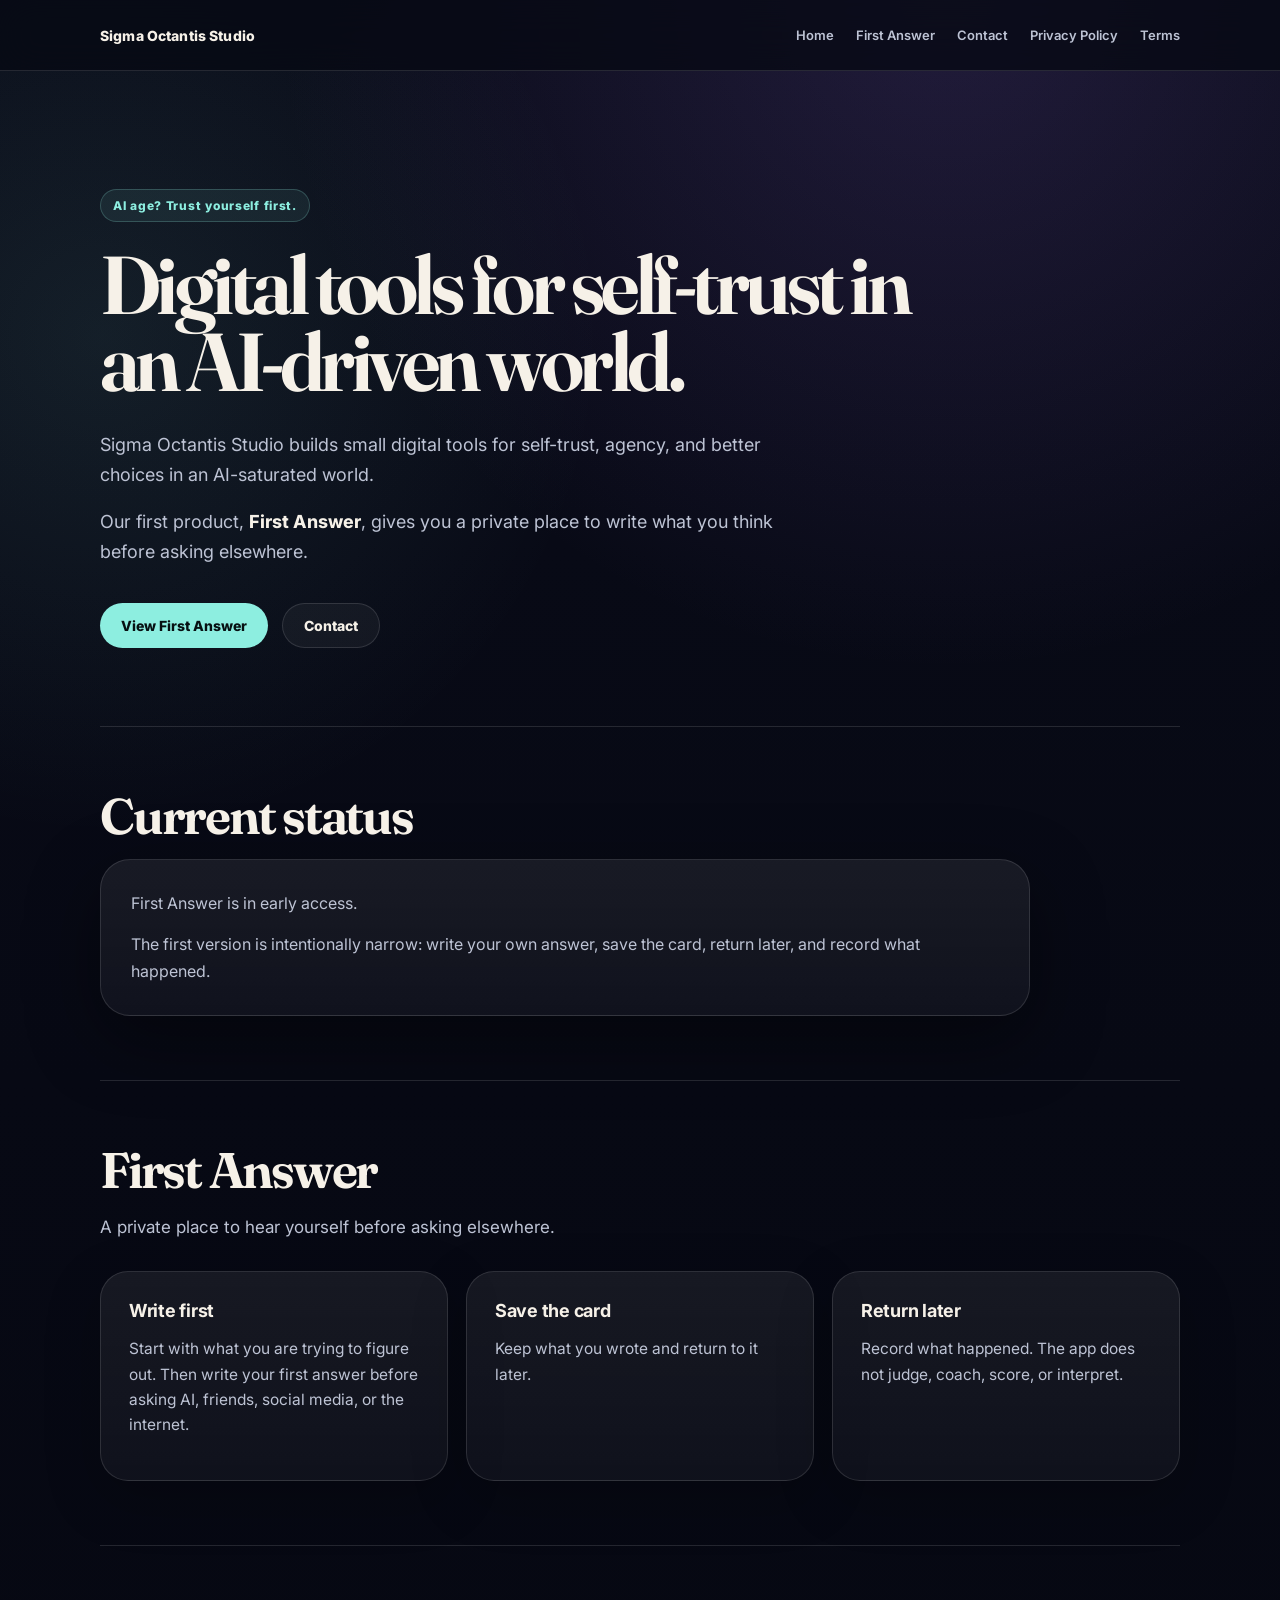
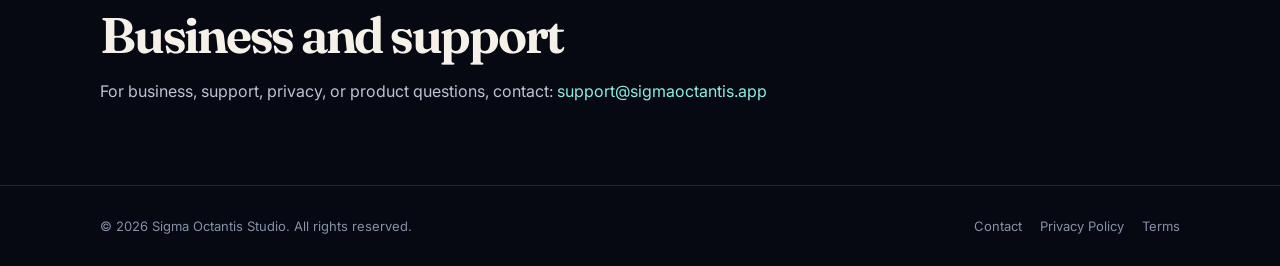
<file: index.html>
<!doctype html>
<html lang="en">
<head>
  <meta charset="UTF-8" />
  <meta name="viewport" content="width=device-width, initial-scale=1.0" />

  <title>Sigma Octantis Studio | Digital tools for self-trust</title>
  <meta
    name="description"
    content="Sigma Octantis Studio builds small digital tools for self-trust, agency, and better choices in an AI-saturated world."
  />

  <link rel="preconnect" href="https://fonts.googleapis.com">
  <link rel="preconnect" href="https://fonts.gstatic.com" crossorigin>
  <link
    href="https://fonts.googleapis.com/css2?family=Fraunces:opsz,wght@9..144,500;9..144,650;9..144,750&family=Inter:wght@400;500;600;700;800&display=swap"
    rel="stylesheet"
  >

  <link rel="stylesheet" href="/styles.css" />
</head>

<body>
  <header class="site-header">
    <nav class="nav">
      <a class="logo" href="/">Sigma Octantis Studio</a>

      <div class="nav-links">
        <a href="/">Home</a>
        <a href="#first-answer">First Answer</a>
        <a href="/contact.html">Contact</a>
        <a href="/privacy.html">Privacy Policy</a>
        <a href="/terms.html">Terms</a>
      </div>
    </nav>
  </header>

  <main>
    <section class="hero">
      <div class="eyebrow">AI age? Trust yourself first.</div>

      <h1>Digital tools for self-trust in an AI-driven world.</h1>

      <p class="hero-copy">
        Sigma Octantis Studio builds small digital tools for self-trust, agency,
        and better choices in an AI-saturated world.
      </p>

      <p class="hero-copy">
        Our first product, <strong>First Answer</strong>, gives you a private
        place to write what you think before asking elsewhere.
      </p>

      <div class="actions">
        <a class="button primary" href="https://first-answer.lovable.app">View First Answer</a>
        <a class="button secondary" href="/contact.html">Contact</a>
      </div>
    </section>

    <section class="section status">
      <h2>Current status</h2>

      <div class="status-box">
        <p>
          First Answer is in early access.
        </p>

        <p>
          The first version is intentionally narrow: write your own answer,
          save the card, return later, and record what happened.
        </p>
      </div>
    </section>

    <section class="section" id="first-answer">
      <h2>First Answer</h2>

      <p class="section-intro">
        A private place to hear yourself before asking elsewhere.
      </p>

      <div class="grid">
        <article class="card">
          <h3>Write first</h3>
          <p>
            Start with what you are trying to figure out. Then write your first
            answer before asking AI, friends, social media, or the internet.
          </p>
        </article>

        <article class="card">
          <h3>Save the card</h3>
          <p>
            Keep what you wrote and return to it later.
          </p>
        </article>

        <article class="card">
          <h3>Return later</h3>
          <p>
            Record what happened. The app does not judge, coach, score, or
            interpret.
          </p>
        </article>
      </div>
    </section>

    <section class="section business">
      <h2>Business and support</h2>

      <p>
        For business, support, privacy, or product questions, contact:
        <a href="mailto:support@sigmaoctantis.app">support@sigmaoctantis.app</a>
      </p>
    </section>
  </main>

  <footer class="site-footer">
    <div class="footer-inner">
      <div>© 2026 Sigma Octantis Studio. All rights reserved.</div>

      <div class="footer-links">
        <a href="/contact.html">Contact</a>
        <a href="/privacy.html">Privacy Policy</a>
        <a href="/terms.html">Terms</a>
      </div>
    </div>
  </footer>
</body>
</html>
</file>
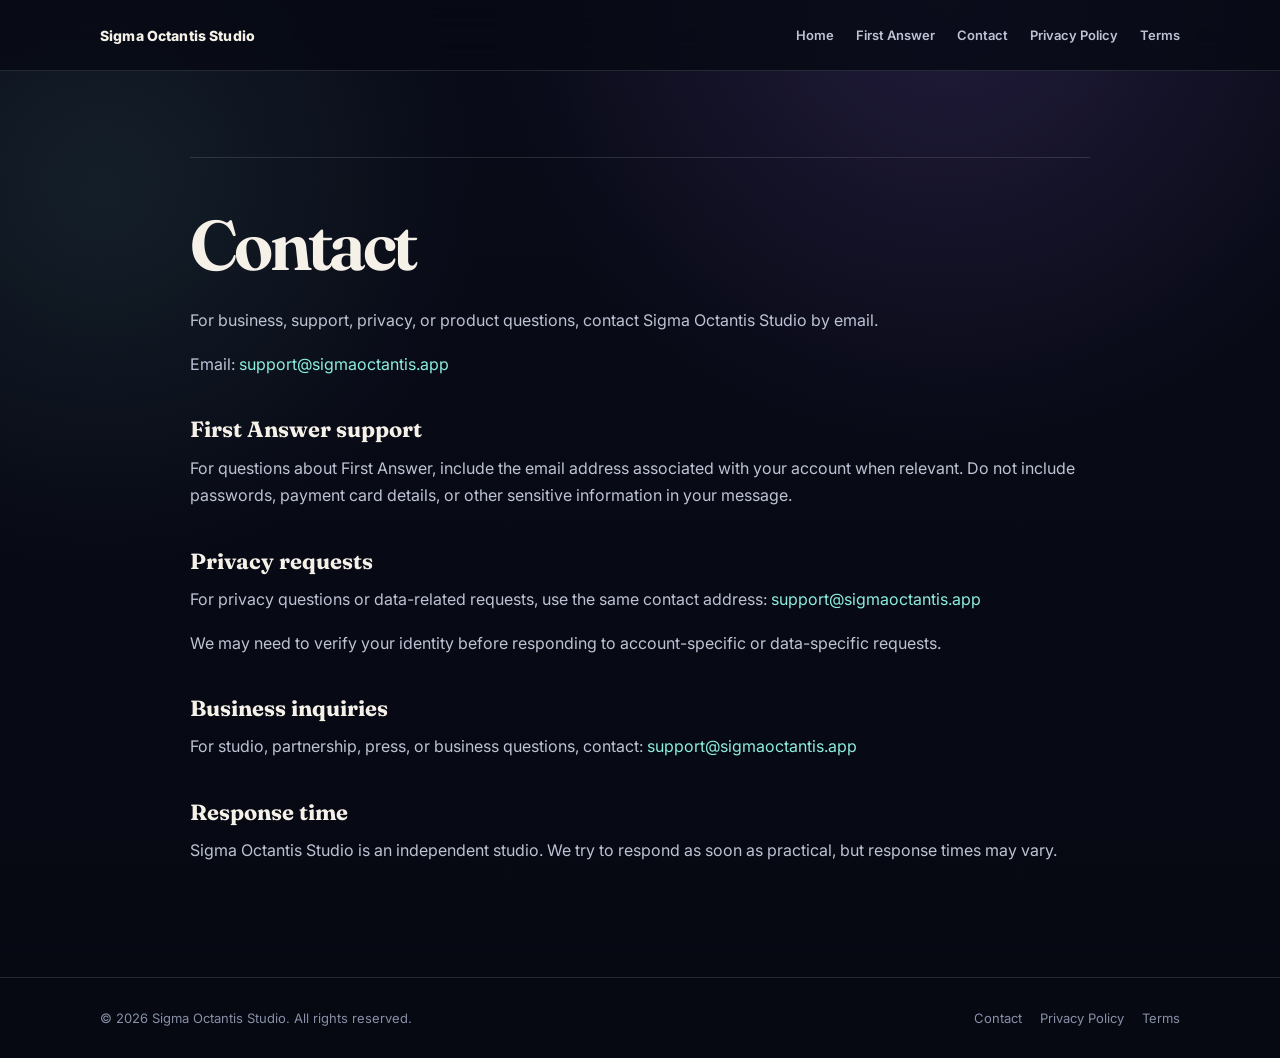
<file: contact.html>
<!doctype html>
<html lang="en">
<head>
  <meta charset="utf-8">
  <meta name="viewport" content="width=device-width, initial-scale=1">
  <title>Contact | Sigma Octantis Studio</title>
  <meta name="description" content="Contact Sigma Octantis Studio for support, privacy, product, or business questions.">

  <link rel="preconnect" href="https://fonts.googleapis.com">
  <link rel="preconnect" href="https://fonts.gstatic.com" crossorigin>
  <link
    href="https://fonts.googleapis.com/css2?family=Fraunces:opsz,wght@9..144,500;9..144,650;9..144,750&family=Inter:wght@400;500;600;700;800&display=swap"
    rel="stylesheet"
  >

  <link rel="stylesheet" href="/styles.css">
</head>

<body>
  <header class="site-header">
    <nav class="nav">
      <a class="logo" href="/">Sigma Octantis Studio</a>

      <div class="nav-links">
        <a href="/">Home</a>
        <a href="/#first-answer">First Answer</a>
        <a href="/contact.html">Contact</a>
        <a href="/privacy.html">Privacy Policy</a>
        <a href="/terms.html">Terms</a>
      </div>
    </nav>
  </header>

  <main class="legal-page">
    <section class="legal-content">
      <h1>Contact</h1>

      <p>
        For business, support, privacy, or product questions, contact Sigma
        Octantis Studio by email.
      </p>

      <p>
        Email:
        <a href="mailto:support@sigmaoctantis.app">support@sigmaoctantis.app</a>
      </p>

      <h2>First Answer support</h2>

      <p>
        For questions about First Answer, include the email address associated
        with your account when relevant. Do not include passwords, payment card
        details, or other sensitive information in your message.
      </p>

      <h2>Privacy requests</h2>

      <p>
        For privacy questions or data-related requests, use the same contact
        address:
        <a href="mailto:support@sigmaoctantis.app">support@sigmaoctantis.app</a>
      </p>

      <p>
        We may need to verify your identity before responding to account-specific
        or data-specific requests.
      </p>

      <h2>Business inquiries</h2>

      <p>
        For studio, partnership, press, or business questions, contact:
        <a href="mailto:support@sigmaoctantis.app">support@sigmaoctantis.app</a>
      </p>

      <h2>Response time</h2>

      <p>
        Sigma Octantis Studio is an independent studio. We try to respond as soon
        as practical, but response times may vary.
      </p>
    </section>
  </main>

  <footer class="site-footer">
    <div class="footer-inner">
      <div>© 2026 Sigma Octantis Studio. All rights reserved.</div>

      <div class="footer-links">
        <a href="/contact.html">Contact</a>
        <a href="/privacy.html">Privacy Policy</a>
        <a href="/terms.html">Terms</a>
      </div>
    </div>
  </footer>
</body>
</html>
</file>
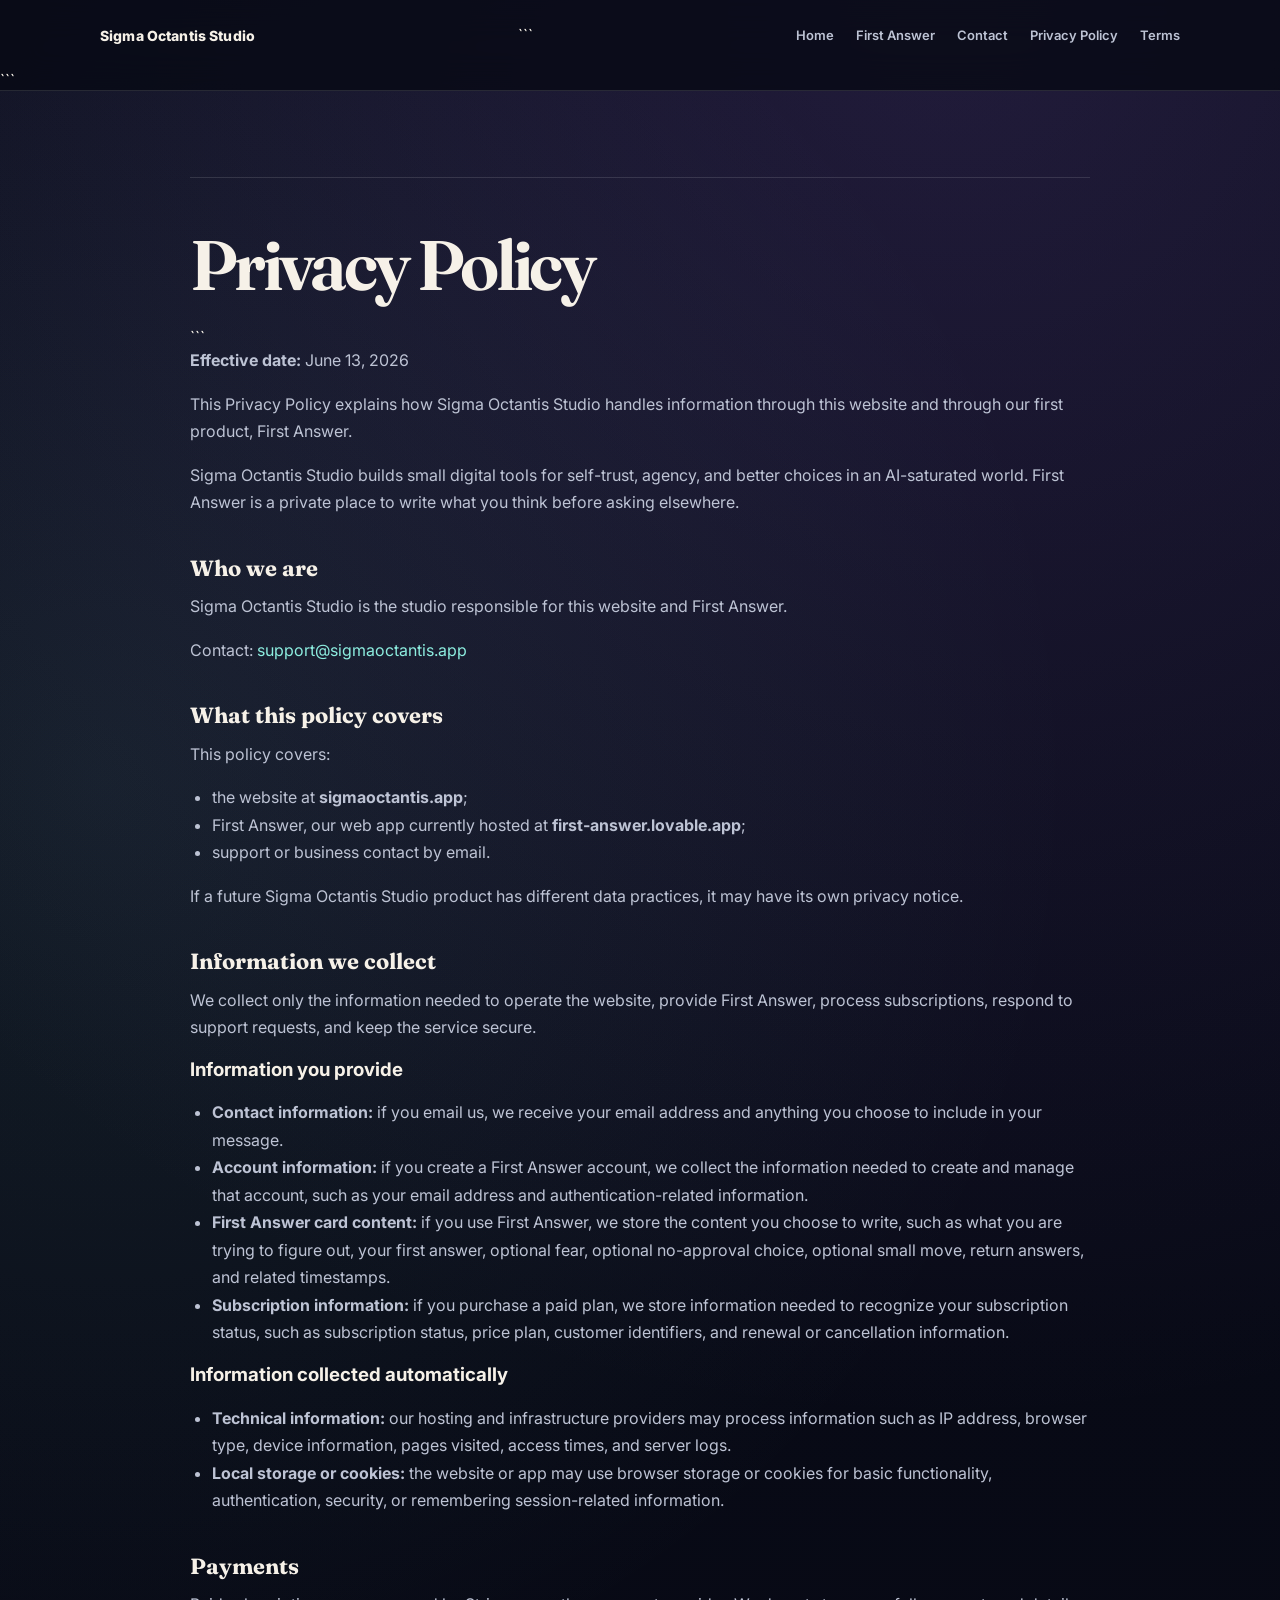
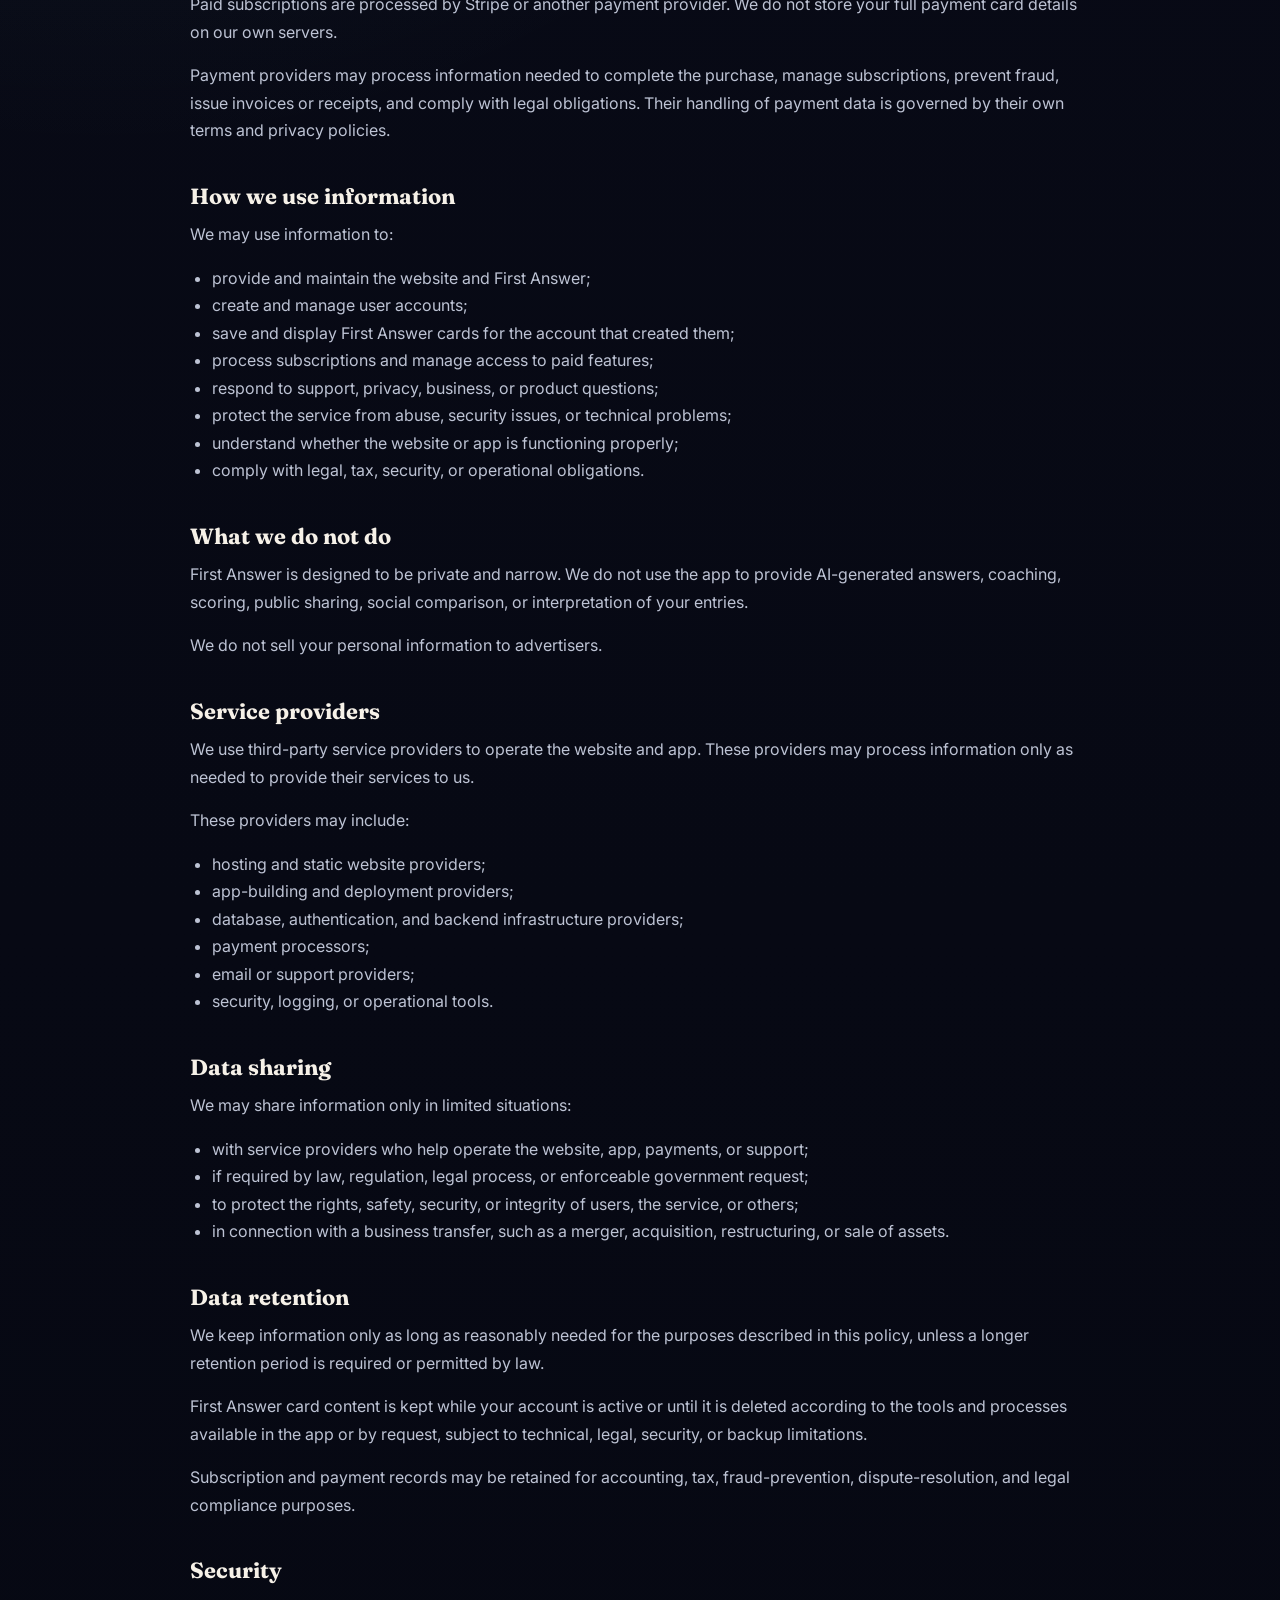
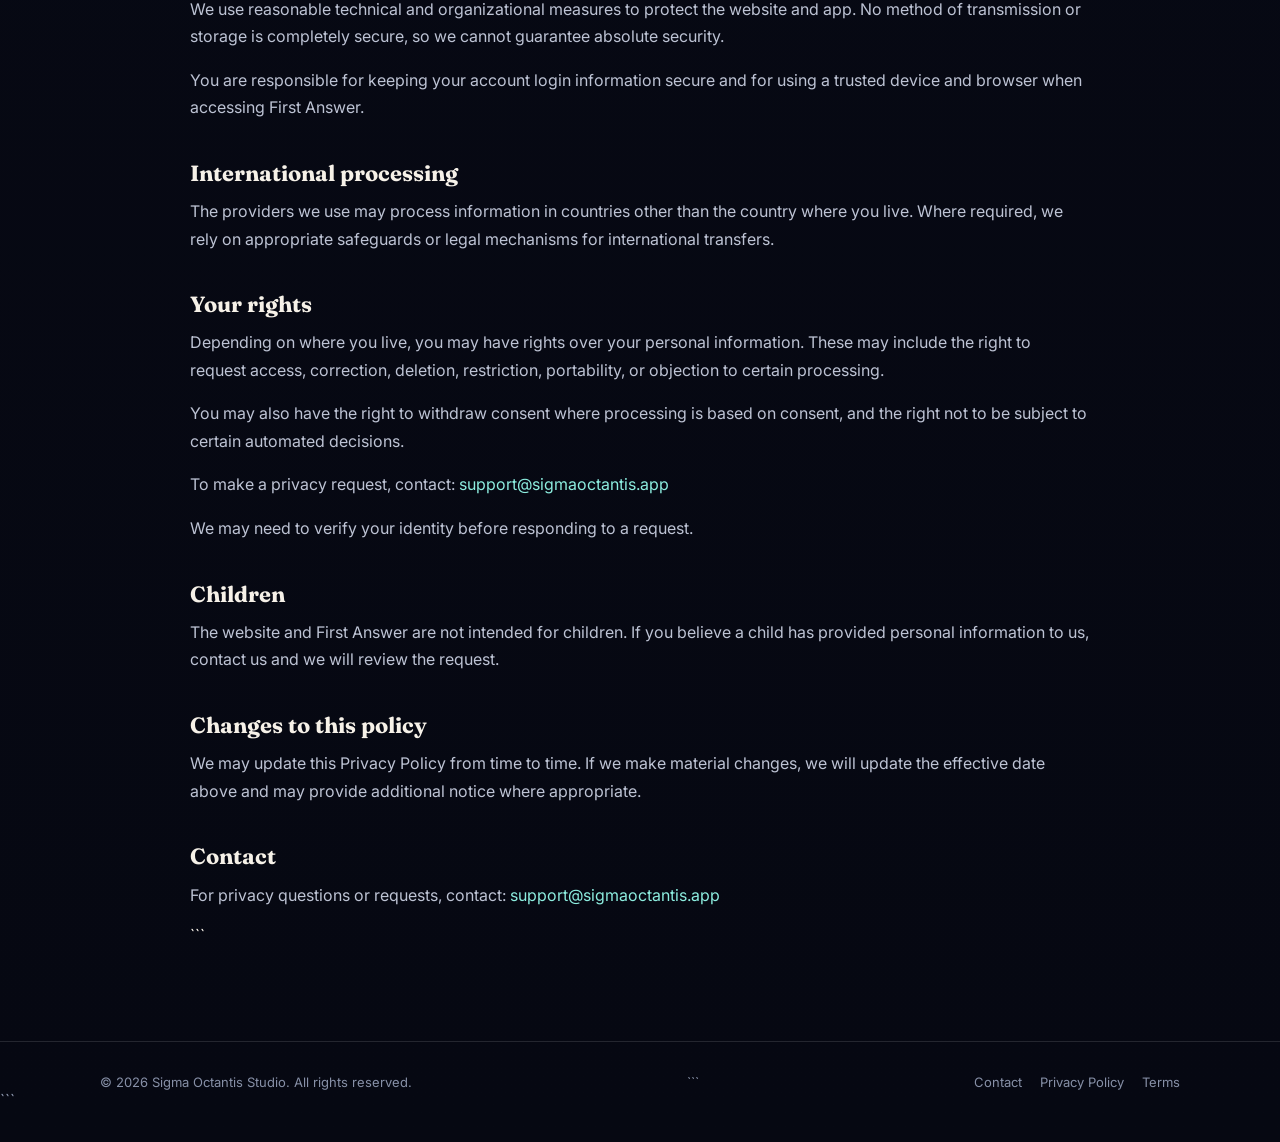
<file: privacy.html>
<!doctype html>

<html lang="en">
<head>
  <meta charset="utf-8">
  <meta name="viewport" content="width=device-width, initial-scale=1">
  <title>Privacy Policy | Sigma Octantis Studio</title>
  <meta name="description" content="Privacy Policy for Sigma Octantis Studio and First Answer.">

  <link rel="preconnect" href="https://fonts.googleapis.com">
  <link rel="preconnect" href="https://fonts.gstatic.com" crossorigin>
  <link
    href="https://fonts.googleapis.com/css2?family=Fraunces:opsz,wght@9..144,500;9..144,650;9..144,750&family=Inter:wght@400;500;600;700;800&display=swap"
    rel="stylesheet"
  >

  <link rel="stylesheet" href="/styles.css">
</head>

<body>
  <header class="site-header">
    <nav class="nav">
      <a class="logo" href="/">Sigma Octantis Studio</a>

```
  <div class="nav-links">
    <a href="/">Home</a>
    <a href="/#first-answer">First Answer</a>
    <a href="/contact.html">Contact</a>
    <a href="/privacy.html">Privacy Policy</a>
    <a href="/terms.html">Terms</a>
  </div>
</nav>
```

  </header>

  <main class="legal-page">
    <section class="legal-content">
      <h1>Privacy Policy</h1>

```
  <p><strong>Effective date:</strong> June 13, 2026</p>

  <p>
    This Privacy Policy explains how Sigma Octantis Studio handles information
    through this website and through our first product, First Answer.
  </p>

  <p>
    Sigma Octantis Studio builds small digital tools for self-trust, agency,
    and better choices in an AI-saturated world. First Answer is a private
    place to write what you think before asking elsewhere.
  </p>

  <h2>Who we are</h2>

  <p>
    Sigma Octantis Studio is the studio responsible for this website and
    First Answer.
  </p>

  <p>
    Contact:
    <a href="mailto:support@sigmaoctantis.app">support@sigmaoctantis.app</a>
  </p>

  <h2>What this policy covers</h2>

  <p>
    This policy covers:
  </p>

  <ul>
    <li>the website at <strong>sigmaoctantis.app</strong>;</li>
    <li>First Answer, our web app currently hosted at <strong>first-answer.lovable.app</strong>;</li>
    <li>support or business contact by email.</li>
  </ul>

  <p>
    If a future Sigma Octantis Studio product has different data practices,
    it may have its own privacy notice.
  </p>

  <h2>Information we collect</h2>

  <p>
    We collect only the information needed to operate the website, provide
    First Answer, process subscriptions, respond to support requests, and
    keep the service secure.
  </p>

  <h3>Information you provide</h3>

  <ul>
    <li>
      <strong>Contact information:</strong> if you email us, we receive your
      email address and anything you choose to include in your message.
    </li>
    <li>
      <strong>Account information:</strong> if you create a First Answer account,
      we collect the information needed to create and manage that account,
      such as your email address and authentication-related information.
    </li>
    <li>
      <strong>First Answer card content:</strong> if you use First Answer, we
      store the content you choose to write, such as what you are trying to
      figure out, your first answer, optional fear, optional no-approval
      choice, optional small move, return answers, and related timestamps.
    </li>
    <li>
      <strong>Subscription information:</strong> if you purchase a paid plan,
      we store information needed to recognize your subscription status, such
      as subscription status, price plan, customer identifiers, and renewal or
      cancellation information.
    </li>
  </ul>

  <h3>Information collected automatically</h3>

  <ul>
    <li>
      <strong>Technical information:</strong> our hosting and infrastructure
      providers may process information such as IP address, browser type,
      device information, pages visited, access times, and server logs.
    </li>
    <li>
      <strong>Local storage or cookies:</strong> the website or app may use
      browser storage or cookies for basic functionality, authentication,
      security, or remembering session-related information.
    </li>
  </ul>

  <h2>Payments</h2>

  <p>
    Paid subscriptions are processed by Stripe or another payment provider.
    We do not store your full payment card details on our own servers.
  </p>

  <p>
    Payment providers may process information needed to complete the purchase,
    manage subscriptions, prevent fraud, issue invoices or receipts, and
    comply with legal obligations. Their handling of payment data is governed
    by their own terms and privacy policies.
  </p>

  <h2>How we use information</h2>

  <p>
    We may use information to:
  </p>

  <ul>
    <li>provide and maintain the website and First Answer;</li>
    <li>create and manage user accounts;</li>
    <li>save and display First Answer cards for the account that created them;</li>
    <li>process subscriptions and manage access to paid features;</li>
    <li>respond to support, privacy, business, or product questions;</li>
    <li>protect the service from abuse, security issues, or technical problems;</li>
    <li>understand whether the website or app is functioning properly;</li>
    <li>comply with legal, tax, security, or operational obligations.</li>
  </ul>

  <h2>What we do not do</h2>

  <p>
    First Answer is designed to be private and narrow. We do not use the app
    to provide AI-generated answers, coaching, scoring, public sharing,
    social comparison, or interpretation of your entries.
  </p>

  <p>
    We do not sell your personal information to advertisers.
  </p>

  <h2>Service providers</h2>

  <p>
    We use third-party service providers to operate the website and app. These
    providers may process information only as needed to provide their services
    to us.
  </p>

  <p>
    These providers may include:
  </p>

  <ul>
    <li>hosting and static website providers;</li>
    <li>app-building and deployment providers;</li>
    <li>database, authentication, and backend infrastructure providers;</li>
    <li>payment processors;</li>
    <li>email or support providers;</li>
    <li>security, logging, or operational tools.</li>
  </ul>

  <h2>Data sharing</h2>

  <p>
    We may share information only in limited situations:
  </p>

  <ul>
    <li>with service providers who help operate the website, app, payments, or support;</li>
    <li>if required by law, regulation, legal process, or enforceable government request;</li>
    <li>to protect the rights, safety, security, or integrity of users, the service, or others;</li>
    <li>in connection with a business transfer, such as a merger, acquisition, restructuring, or sale of assets.</li>
  </ul>

  <h2>Data retention</h2>

  <p>
    We keep information only as long as reasonably needed for the purposes
    described in this policy, unless a longer retention period is required or
    permitted by law.
  </p>

  <p>
    First Answer card content is kept while your account is active or until it
    is deleted according to the tools and processes available in the app or by
    request, subject to technical, legal, security, or backup limitations.
  </p>

  <p>
    Subscription and payment records may be retained for accounting, tax,
    fraud-prevention, dispute-resolution, and legal compliance purposes.
  </p>

  <h2>Security</h2>

  <p>
    We use reasonable technical and organizational measures to protect the
    website and app. No method of transmission or storage is completely secure,
    so we cannot guarantee absolute security.
  </p>

  <p>
    You are responsible for keeping your account login information secure and
    for using a trusted device and browser when accessing First Answer.
  </p>

  <h2>International processing</h2>

  <p>
    The providers we use may process information in countries other than the
    country where you live. Where required, we rely on appropriate safeguards
    or legal mechanisms for international transfers.
  </p>

  <h2>Your rights</h2>

  <p>
    Depending on where you live, you may have rights over your personal
    information. These may include the right to request access, correction,
    deletion, restriction, portability, or objection to certain processing.
  </p>

  <p>
    You may also have the right to withdraw consent where processing is based
    on consent, and the right not to be subject to certain automated decisions.
  </p>

  <p>
    To make a privacy request, contact:
    <a href="mailto:support@sigmaoctantis.app">support@sigmaoctantis.app</a>
  </p>

  <p>
    We may need to verify your identity before responding to a request.
  </p>

  <h2>Children</h2>

  <p>
    The website and First Answer are not intended for children. If you believe
    a child has provided personal information to us, contact us and we will
    review the request.
  </p>

  <h2>Changes to this policy</h2>

  <p>
    We may update this Privacy Policy from time to time. If we make material
    changes, we will update the effective date above and may provide additional
    notice where appropriate.
  </p>

  <h2>Contact</h2>

  <p>
    For privacy questions or requests, contact:
    <a href="mailto:support@sigmaoctantis.app">support@sigmaoctantis.app</a>
  </p>
</section>
```

  </main>

  <footer class="site-footer">
    <div class="footer-inner">
      <div>© 2026 Sigma Octantis Studio. All rights reserved.</div>

```
  <div class="footer-links">
    <a href="/contact.html">Contact</a>
    <a href="/privacy.html">Privacy Policy</a>
    <a href="/terms.html">Terms</a>
  </div>
</div>
```

  </footer>
</body>
</html>
</file>
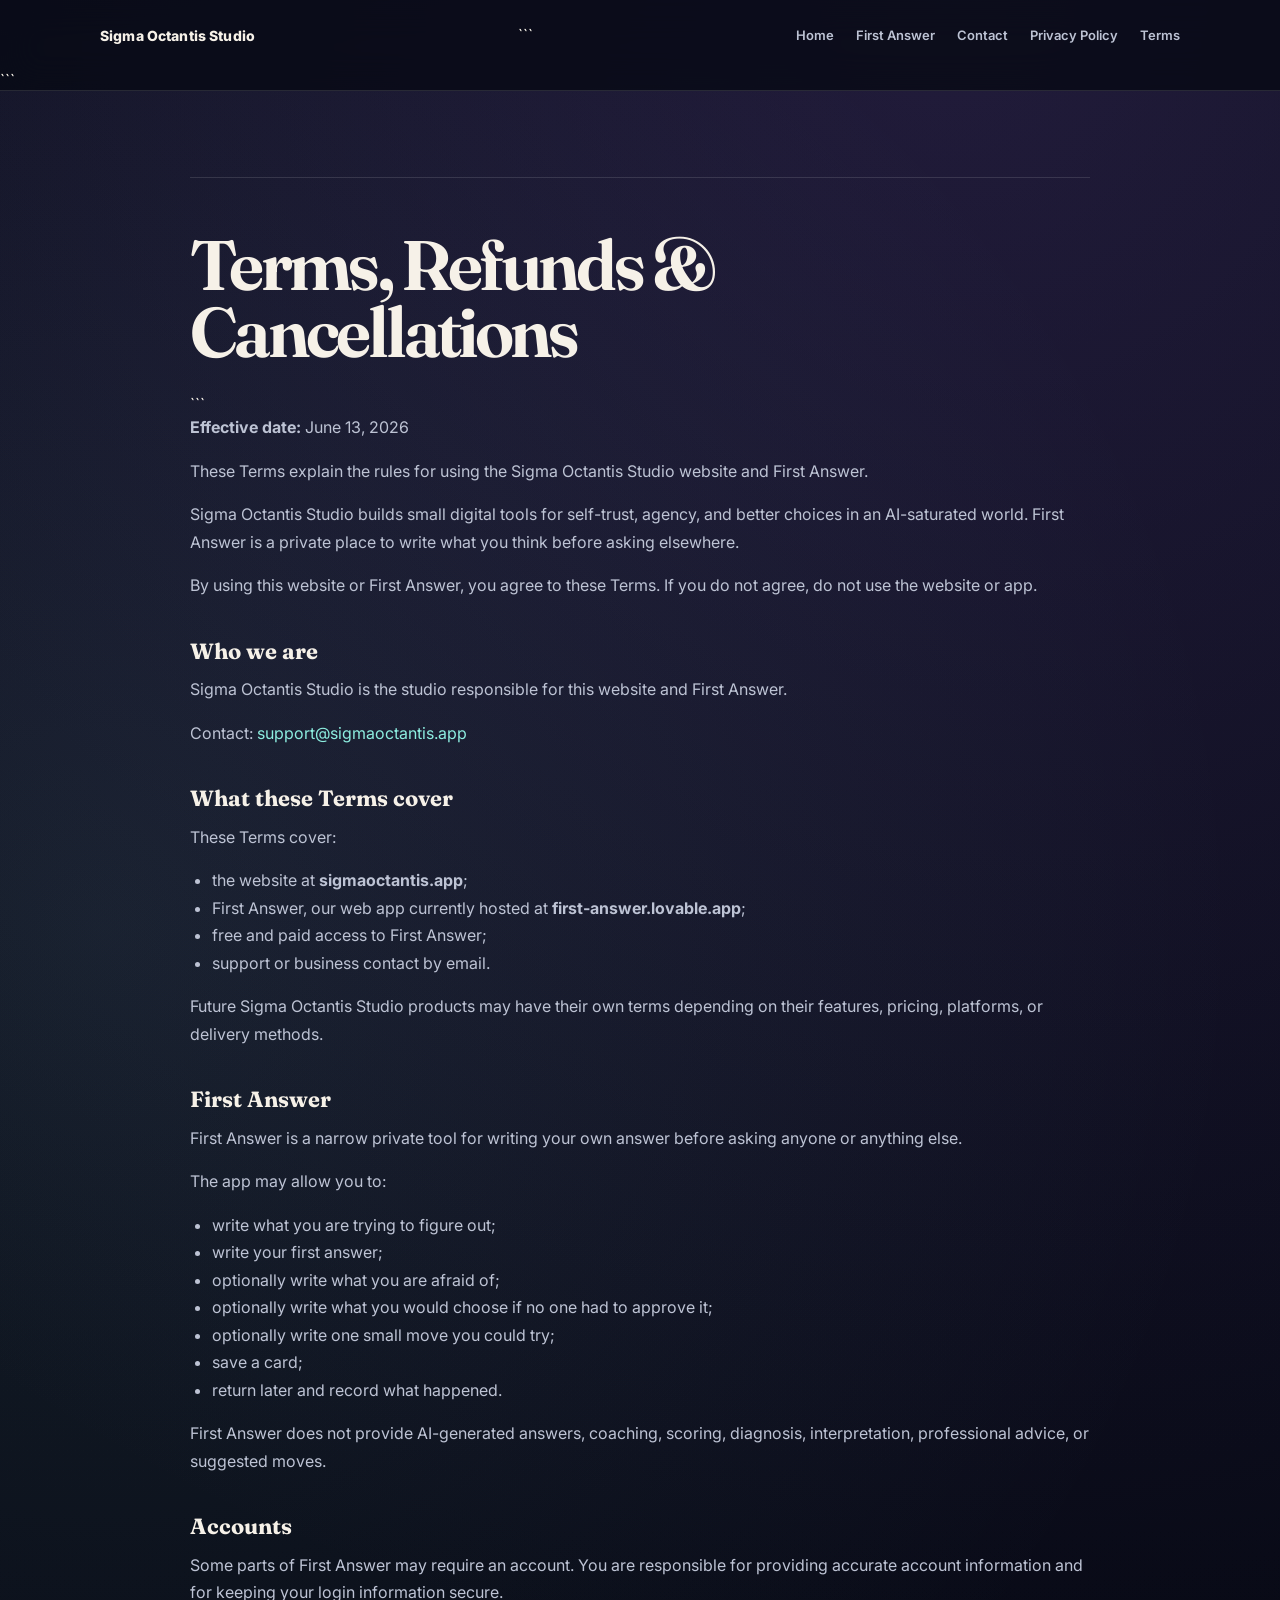
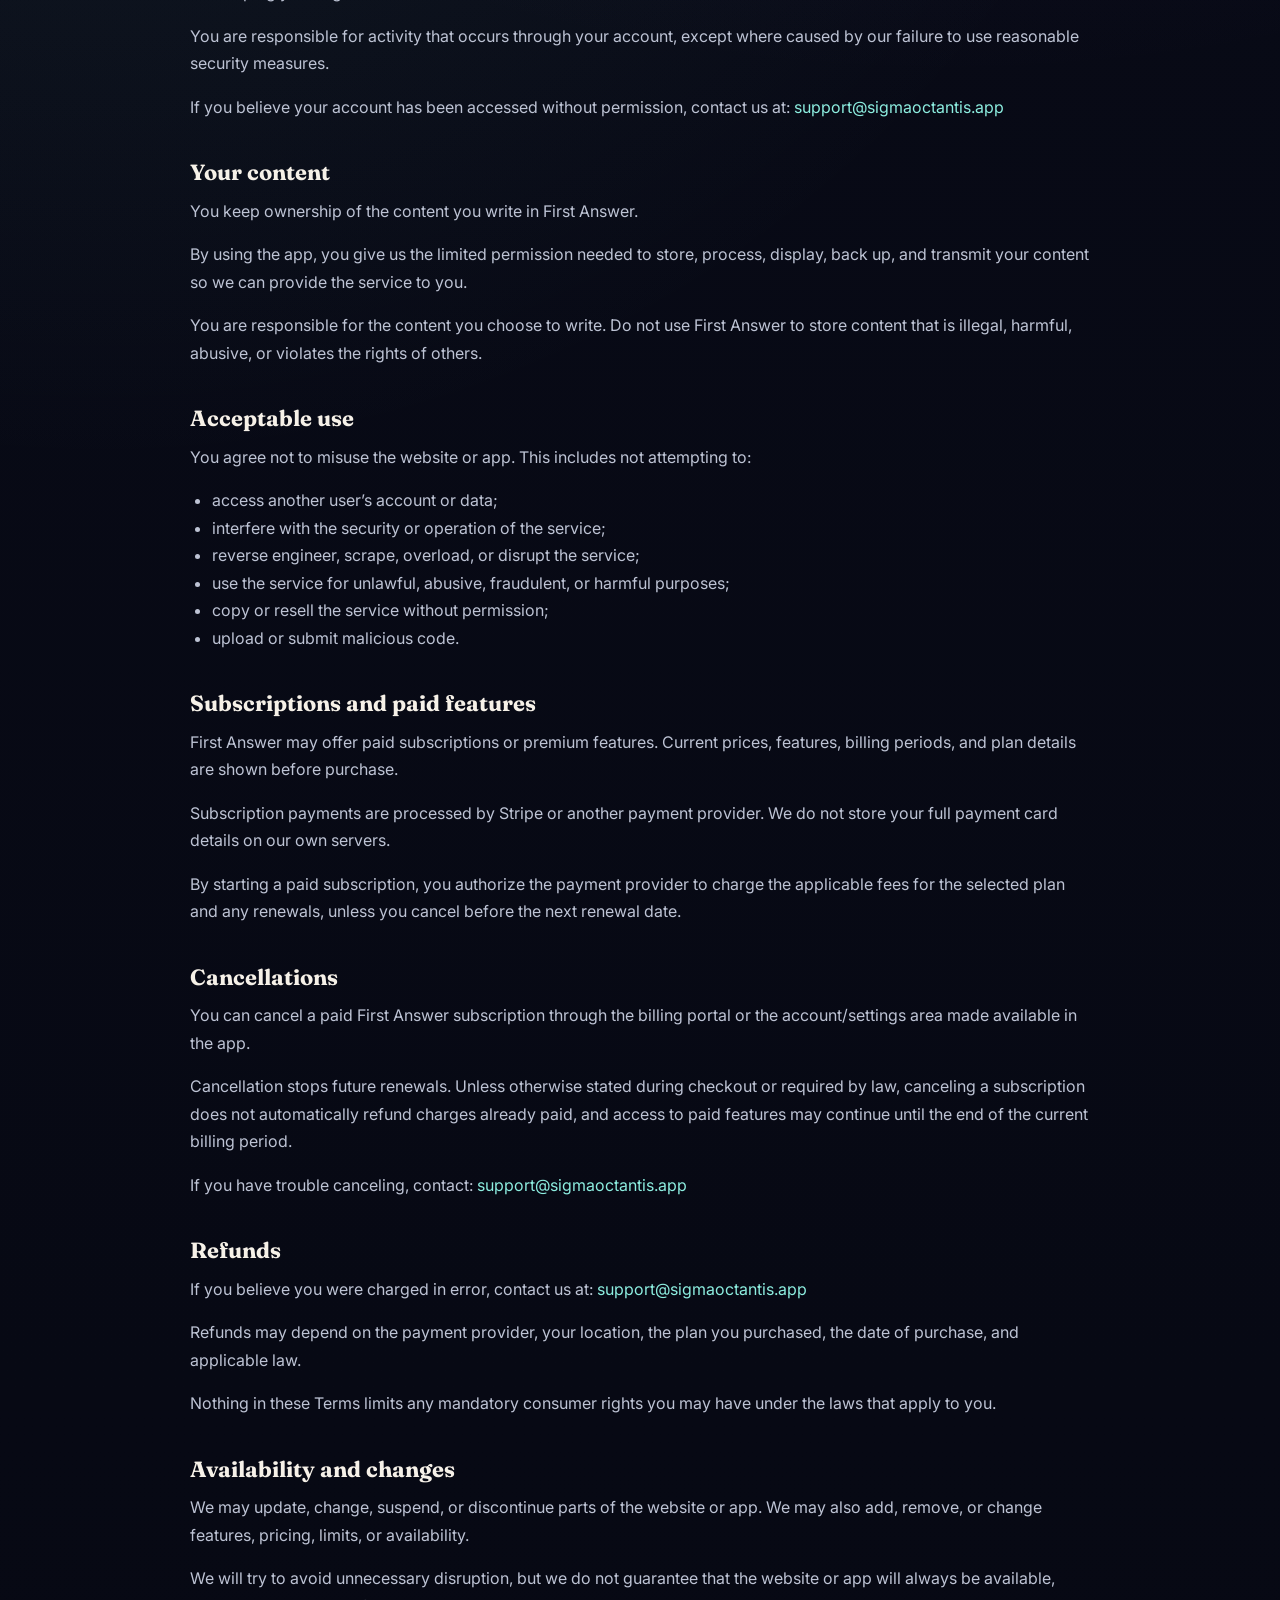
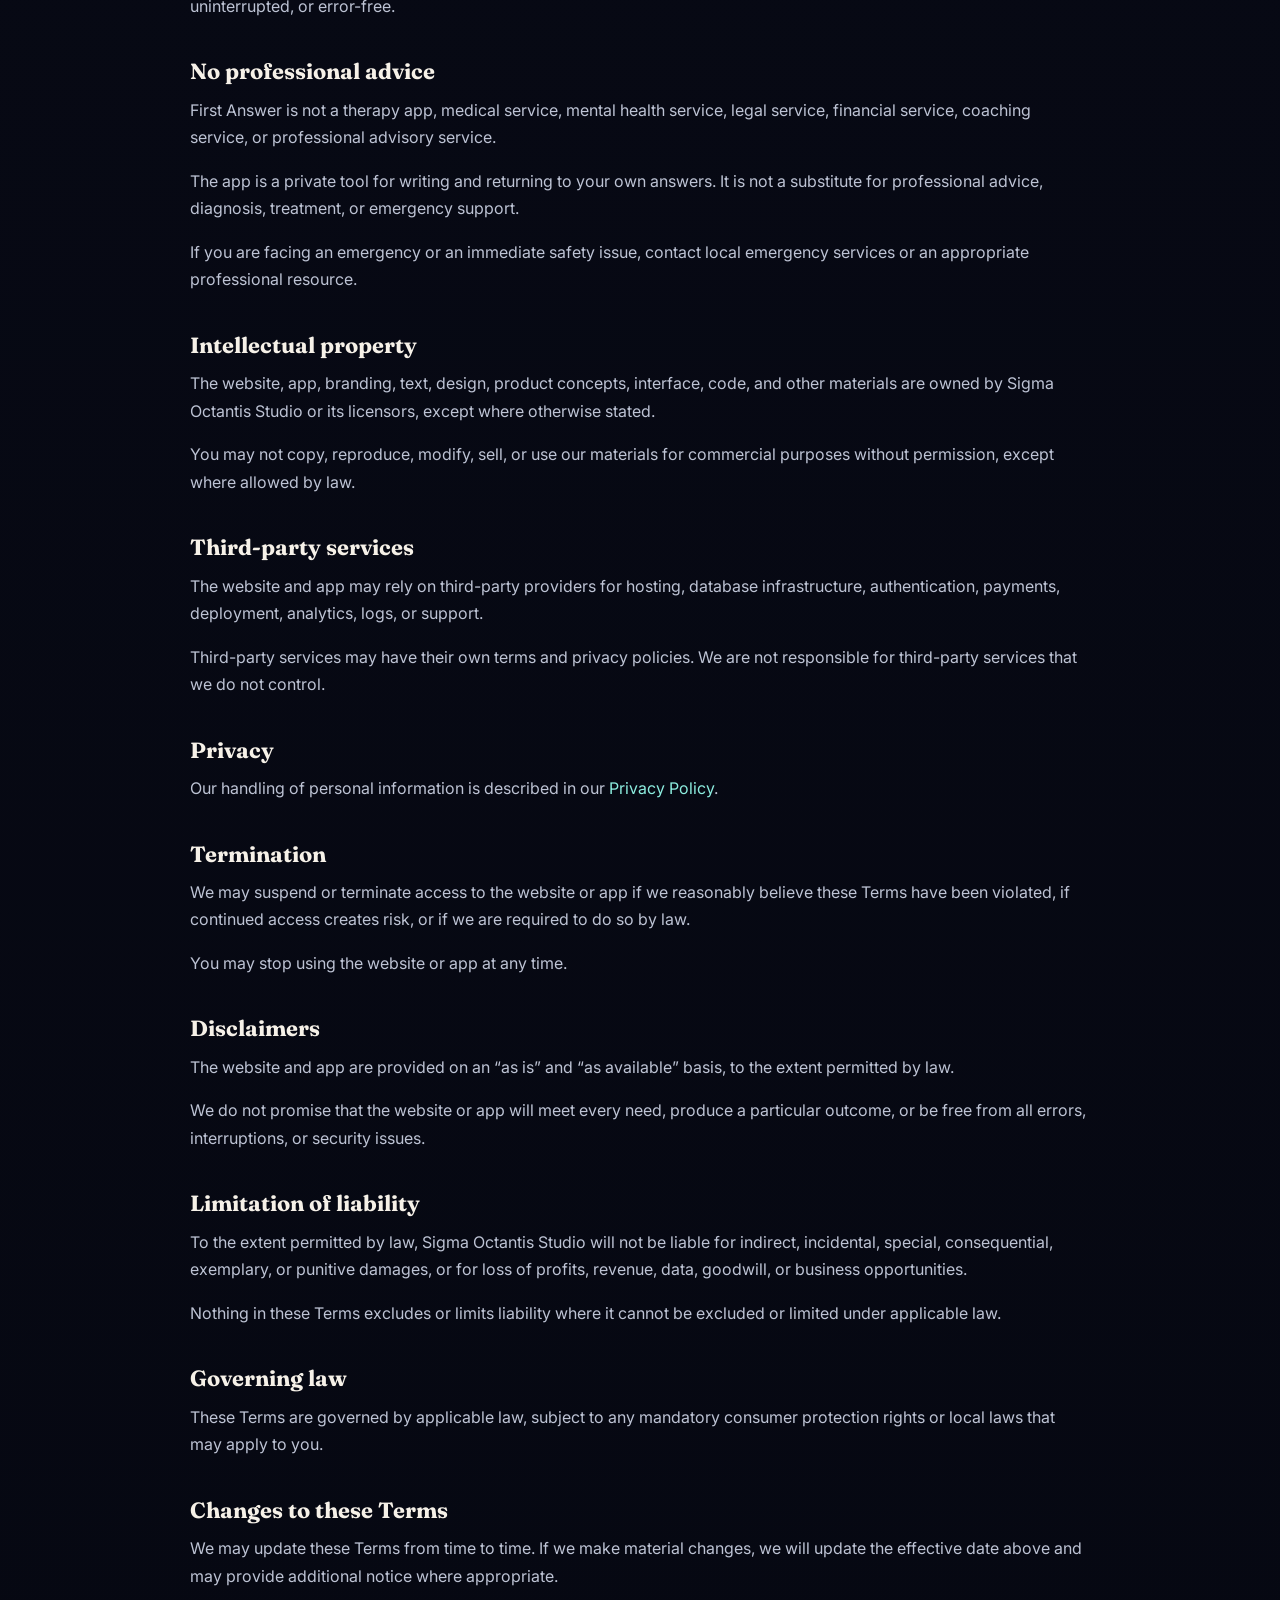
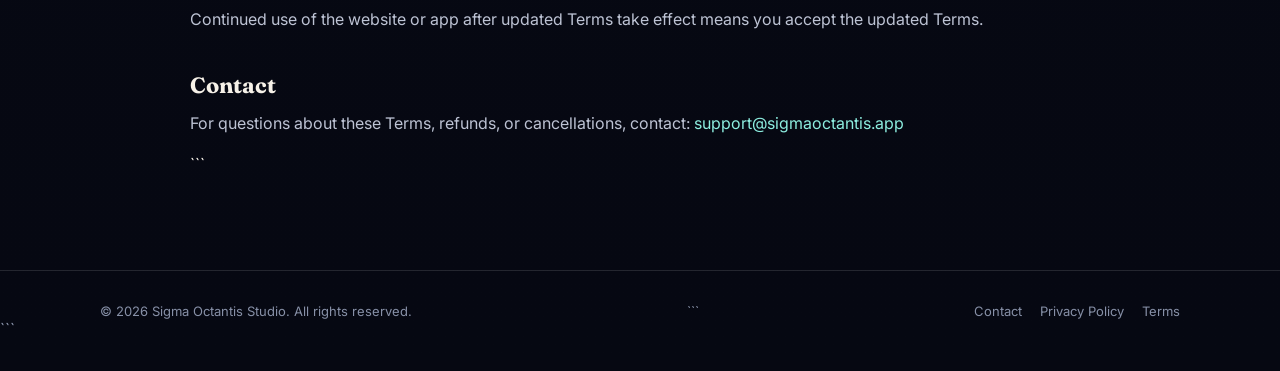
<file: terms.html>
<!doctype html>

<html lang="en">
<head>
  <meta charset="utf-8">
  <meta name="viewport" content="width=device-width, initial-scale=1">
  <title>Terms, Refunds & Cancellations | Sigma Octantis Studio</title>
  <meta name="description" content="Terms, refunds, and cancellations information for Sigma Octantis Studio and First Answer.">

  <link rel="preconnect" href="https://fonts.googleapis.com">
  <link rel="preconnect" href="https://fonts.gstatic.com" crossorigin>
  <link
    href="https://fonts.googleapis.com/css2?family=Fraunces:opsz,wght@9..144,500;9..144,650;9..144,750&family=Inter:wght@400;500;600;700;800&display=swap"
    rel="stylesheet"
  >

  <link rel="stylesheet" href="/styles.css">
</head>

<body>
  <header class="site-header">
    <nav class="nav">
      <a class="logo" href="/">Sigma Octantis Studio</a>

```
  <div class="nav-links">
    <a href="/">Home</a>
    <a href="/#first-answer">First Answer</a>
    <a href="/contact.html">Contact</a>
    <a href="/privacy.html">Privacy Policy</a>
    <a href="/terms.html">Terms</a>
  </div>
</nav>
```

  </header>

  <main class="legal-page">
    <section class="legal-content">
      <h1>Terms, Refunds & Cancellations</h1>

```
  <p><strong>Effective date:</strong> June 13, 2026</p>

  <p>
    These Terms explain the rules for using the Sigma Octantis Studio website
    and First Answer.
  </p>

  <p>
    Sigma Octantis Studio builds small digital tools for self-trust, agency,
    and better choices in an AI-saturated world. First Answer is a private
    place to write what you think before asking elsewhere.
  </p>

  <p>
    By using this website or First Answer, you agree to these Terms. If you
    do not agree, do not use the website or app.
  </p>

  <h2>Who we are</h2>

  <p>
    Sigma Octantis Studio is the studio responsible for this website and
    First Answer.
  </p>

  <p>
    Contact:
    <a href="mailto:support@sigmaoctantis.app">support@sigmaoctantis.app</a>
  </p>

  <h2>What these Terms cover</h2>

  <p>
    These Terms cover:
  </p>

  <ul>
    <li>the website at <strong>sigmaoctantis.app</strong>;</li>
    <li>First Answer, our web app currently hosted at <strong>first-answer.lovable.app</strong>;</li>
    <li>free and paid access to First Answer;</li>
    <li>support or business contact by email.</li>
  </ul>

  <p>
    Future Sigma Octantis Studio products may have their own terms depending
    on their features, pricing, platforms, or delivery methods.
  </p>

  <h2>First Answer</h2>

  <p>
    First Answer is a narrow private tool for writing your own answer before
    asking anyone or anything else.
  </p>

  <p>
    The app may allow you to:
  </p>

  <ul>
    <li>write what you are trying to figure out;</li>
    <li>write your first answer;</li>
    <li>optionally write what you are afraid of;</li>
    <li>optionally write what you would choose if no one had to approve it;</li>
    <li>optionally write one small move you could try;</li>
    <li>save a card;</li>
    <li>return later and record what happened.</li>
  </ul>

  <p>
    First Answer does not provide AI-generated answers, coaching, scoring,
    diagnosis, interpretation, professional advice, or suggested moves.
  </p>

  <h2>Accounts</h2>

  <p>
    Some parts of First Answer may require an account. You are responsible
    for providing accurate account information and for keeping your login
    information secure.
  </p>

  <p>
    You are responsible for activity that occurs through your account, except
    where caused by our failure to use reasonable security measures.
  </p>

  <p>
    If you believe your account has been accessed without permission, contact
    us at:
    <a href="mailto:support@sigmaoctantis.app">support@sigmaoctantis.app</a>
  </p>

  <h2>Your content</h2>

  <p>
    You keep ownership of the content you write in First Answer.
  </p>

  <p>
    By using the app, you give us the limited permission needed to store,
    process, display, back up, and transmit your content so we can provide
    the service to you.
  </p>

  <p>
    You are responsible for the content you choose to write. Do not use First
    Answer to store content that is illegal, harmful, abusive, or violates
    the rights of others.
  </p>

  <h2>Acceptable use</h2>

  <p>
    You agree not to misuse the website or app. This includes not attempting
    to:
  </p>

  <ul>
    <li>access another user’s account or data;</li>
    <li>interfere with the security or operation of the service;</li>
    <li>reverse engineer, scrape, overload, or disrupt the service;</li>
    <li>use the service for unlawful, abusive, fraudulent, or harmful purposes;</li>
    <li>copy or resell the service without permission;</li>
    <li>upload or submit malicious code.</li>
  </ul>

  <h2>Subscriptions and paid features</h2>

  <p>
    First Answer may offer paid subscriptions or premium features. Current
    prices, features, billing periods, and plan details are shown before
    purchase.
  </p>

  <p>
    Subscription payments are processed by Stripe or another payment provider.
    We do not store your full payment card details on our own servers.
  </p>

  <p>
    By starting a paid subscription, you authorize the payment provider to
    charge the applicable fees for the selected plan and any renewals, unless
    you cancel before the next renewal date.
  </p>

  <h2>Cancellations</h2>

  <p>
    You can cancel a paid First Answer subscription through the billing portal
    or the account/settings area made available in the app.
  </p>

  <p>
    Cancellation stops future renewals. Unless otherwise stated during
    checkout or required by law, canceling a subscription does not
    automatically refund charges already paid, and access to paid features
    may continue until the end of the current billing period.
  </p>

  <p>
    If you have trouble canceling, contact:
    <a href="mailto:support@sigmaoctantis.app">support@sigmaoctantis.app</a>
  </p>

  <h2>Refunds</h2>

  <p>
    If you believe you were charged in error, contact us at:
    <a href="mailto:support@sigmaoctantis.app">support@sigmaoctantis.app</a>
  </p>

  <p>
    Refunds may depend on the payment provider, your location, the plan you
    purchased, the date of purchase, and applicable law.
  </p>

  <p>
    Nothing in these Terms limits any mandatory consumer rights you may have
    under the laws that apply to you.
  </p>

  <h2>Availability and changes</h2>

  <p>
    We may update, change, suspend, or discontinue parts of the website or
    app. We may also add, remove, or change features, pricing, limits, or
    availability.
  </p>

  <p>
    We will try to avoid unnecessary disruption, but we do not guarantee that
    the website or app will always be available, uninterrupted, or error-free.
  </p>

  <h2>No professional advice</h2>

  <p>
    First Answer is not a therapy app, medical service, mental health service,
    legal service, financial service, coaching service, or professional
    advisory service.
  </p>

  <p>
    The app is a private tool for writing and returning to your own answers.
    It is not a substitute for professional advice, diagnosis, treatment, or
    emergency support.
  </p>

  <p>
    If you are facing an emergency or an immediate safety issue, contact local
    emergency services or an appropriate professional resource.
  </p>

  <h2>Intellectual property</h2>

  <p>
    The website, app, branding, text, design, product concepts, interface,
    code, and other materials are owned by Sigma Octantis Studio or its
    licensors, except where otherwise stated.
  </p>

  <p>
    You may not copy, reproduce, modify, sell, or use our materials for
    commercial purposes without permission, except where allowed by law.
  </p>

  <h2>Third-party services</h2>

  <p>
    The website and app may rely on third-party providers for hosting,
    database infrastructure, authentication, payments, deployment, analytics,
    logs, or support.
  </p>

  <p>
    Third-party services may have their own terms and privacy policies. We are
    not responsible for third-party services that we do not control.
  </p>

  <h2>Privacy</h2>

  <p>
    Our handling of personal information is described in our
    <a href="/privacy.html">Privacy Policy</a>.
  </p>

  <h2>Termination</h2>

  <p>
    We may suspend or terminate access to the website or app if we reasonably
    believe these Terms have been violated, if continued access creates risk,
    or if we are required to do so by law.
  </p>

  <p>
    You may stop using the website or app at any time.
  </p>

  <h2>Disclaimers</h2>

  <p>
    The website and app are provided on an “as is” and “as available” basis,
    to the extent permitted by law.
  </p>

  <p>
    We do not promise that the website or app will meet every need, produce a
    particular outcome, or be free from all errors, interruptions, or security
    issues.
  </p>

  <h2>Limitation of liability</h2>

  <p>
    To the extent permitted by law, Sigma Octantis Studio will not be liable
    for indirect, incidental, special, consequential, exemplary, or punitive
    damages, or for loss of profits, revenue, data, goodwill, or business
    opportunities.
  </p>

  <p>
    Nothing in these Terms excludes or limits liability where it cannot be
    excluded or limited under applicable law.
  </p>

  <h2>Governing law</h2>

  <p>
    These Terms are governed by applicable law, subject to any mandatory
    consumer protection rights or local laws that may apply to you.
  </p>

  <h2>Changes to these Terms</h2>

  <p>
    We may update these Terms from time to time. If we make material changes,
    we will update the effective date above and may provide additional notice
    where appropriate.
  </p>

  <p>
    Continued use of the website or app after updated Terms take effect means
    you accept the updated Terms.
  </p>

  <h2>Contact</h2>

  <p>
    For questions about these Terms, refunds, or cancellations, contact:
    <a href="mailto:support@sigmaoctantis.app">support@sigmaoctantis.app</a>
  </p>
</section>
```

  </main>

  <footer class="site-footer">
    <div class="footer-inner">
      <div>© 2026 Sigma Octantis Studio. All rights reserved.</div>

```
  <div class="footer-links">
    <a href="/contact.html">Contact</a>
    <a href="/privacy.html">Privacy Policy</a>
    <a href="/terms.html">Terms</a>
  </div>
</div>
```

  </footer>
</body>
</html>
</file>
<file: styles.css>
:root {
  --bg: #070914;
  --bg-2: #0d1020;
  --panel: rgba(255, 255, 255, 0.052);
  --panel-strong: rgba(255, 255, 255, 0.078);
  --border: rgba(255, 255, 255, 0.12);
  --text: #f6f1e8;
  --muted: #bdc3d4;
  --muted-2: #8790a7;
  --accent: #8deee0;
  --accent-deep: #1f8d86;
  --shadow: rgba(0, 0, 0, 0.42);
}

* {
  box-sizing: border-box;
}

html {
  scroll-behavior: smooth;
}

body {
  margin: 0;
  min-height: 100vh;
  color: var(--text);
  font-family: Inter, system-ui, -apple-system, BlinkMacSystemFont, "Segoe UI", sans-serif;
  background:
    radial-gradient(circle at 74% 0%, rgba(120, 87, 183, 0.22), transparent 32%),
    radial-gradient(circle at 8% 18%, rgba(141, 238, 224, 0.09), transparent 26%),
    linear-gradient(180deg, #090b18 0%, var(--bg) 58%, #060812 100%);
}

a {
  color: inherit;
  text-decoration: none;
}

a:hover {
  color: var(--accent);
}

.site-header {
  position: sticky;
  top: 0;
  z-index: 10;
  border-bottom: 1px solid var(--border);
  background: rgba(7, 9, 20, 0.78);
  backdrop-filter: blur(18px);
}

.nav {
  width: min(1080px, calc(100% - 42px));
  margin: 0 auto;
  min-height: 70px;
  display: flex;
  align-items: center;
  justify-content: space-between;
  gap: 28px;
}

.logo {
  font-size: 14px;
  font-weight: 800;
  letter-spacing: 0.01em;
  color: var(--text);
}

.nav-links {
  display: flex;
  align-items: center;
  gap: 22px;
  font-size: 13px;
  font-weight: 600;
  color: var(--muted);
}

main {
  width: min(1080px, calc(100% - 42px));
  margin: 0 auto;
}

.hero {
  max-width: 860px;
  padding: 118px 0 78px;
}

.eyebrow {
  width: fit-content;
  margin-bottom: 24px;
  padding: 8px 12px;
  border: 1px solid rgba(141, 238, 224, 0.22);
  border-radius: 999px;
  background: rgba(141, 238, 224, 0.075);
  color: var(--accent);
  font-size: 12px;
  font-weight: 800;
  letter-spacing: 0.06em;
}

h1,
h2,
h3,
p {
  margin-top: 0;
}

h1,
h2 {
  font-family: Fraunces, Georgia, serif;
}

h1 {
  max-width: 830px;
  margin-bottom: 30px;
  font-size: clamp(46px, 7.2vw, 82px);
  line-height: 0.94;
  letter-spacing: -0.055em;
  font-weight: 650;
}

.hero-copy {
  max-width: 720px;
  margin-bottom: 16px;
  color: var(--muted);
  font-size: 18px;
  line-height: 1.68;
}

.hero-copy strong {
  color: var(--text);
  font-weight: 750;
}

.actions {
  display: flex;
  flex-wrap: wrap;
  gap: 14px;
  margin-top: 36px;
}

.button {
  display: inline-flex;
  align-items: center;
  justify-content: center;
  min-height: 45px;
  padding: 0 21px;
  border-radius: 999px;
  font-size: 14px;
  font-weight: 800;
  transition: transform 160ms ease, border-color 160ms ease, background 160ms ease;
}

.button:hover {
  transform: translateY(-1px);
}

.button.primary {
  color: #071012;
  background: var(--accent);
}

.button.primary:hover {
  color: #071012;
  background: #a6f5eb;
}

.button.secondary {
  color: var(--text);
  border: 1px solid var(--border);
  background: rgba(255, 255, 255, 0.045);
}

.button.secondary:hover {
  border-color: rgba(141, 238, 224, 0.42);
  background: rgba(141, 238, 224, 0.08);
}

.section {
  padding: 64px 0;
  border-top: 1px solid var(--border);
}

.section h2 {
  margin-bottom: 18px;
  font-size: clamp(34px, 4.2vw, 50px);
  line-height: 1;
  letter-spacing: -0.045em;
  font-weight: 650;
}

.section-intro {
  max-width: 680px;
  margin-bottom: 30px;
  color: var(--muted);
  font-size: 17px;
  line-height: 1.66;
}

.status-box {
  max-width: 930px;
  border: 1px solid var(--border);
  border-radius: 30px;
  padding: 30px;
  background:
    linear-gradient(180deg, rgba(255,255,255,0.07), rgba(255,255,255,0.04));
  box-shadow: 0 24px 72px var(--shadow);
}

.status-box p {
  margin-bottom: 14px;
  color: var(--muted);
  font-size: 16px;
  line-height: 1.68;
}

.status-box p:last-child {
  margin-bottom: 0;
}

.grid {
  display: grid;
  grid-template-columns: repeat(3, minmax(0, 1fr));
  gap: 18px;
}

.card {
  min-height: 196px;
  border: 1px solid var(--border);
  border-radius: 28px;
  padding: 28px;
  background:
    linear-gradient(180deg, rgba(255,255,255,0.065), rgba(255,255,255,0.04));
  box-shadow: 0 18px 55px rgba(0, 0, 0, 0.22);
}

.card h3 {
  margin-bottom: 14px;
  font-size: 18px;
  line-height: 1.25;
  letter-spacing: -0.015em;
}

.card p {
  color: var(--muted);
  font-size: 15.5px;
  line-height: 1.62;
}

.business p {
  color: var(--muted);
  font-size: 16px;
  line-height: 1.68;
}

.business a {
  color: var(--accent);
}

/* Shared secondary page style: contact, privacy, terms */

.legal-page {
  width: min(900px, calc(100% - 42px));
  margin: 0 auto;
  padding: 86px 0 96px;
}

.legal-content {
  border-top: 1px solid var(--border);
  padding-top: 54px;
  min-height: 66vh;
}

.legal-content h1 {
  margin-bottom: 28px;
  font-family: Fraunces, Georgia, serif;
  font-size: clamp(44px, 6vw, 70px);
  line-height: 0.96;
  letter-spacing: -0.052em;
  font-weight: 650;
}

.legal-content h2 {
  margin-top: 38px;
  margin-bottom: 12px;
  font-size: 22px;
  line-height: 1.2;
}

.legal-content p,
.legal-content li {
  color: var(--muted);
  font-size: 16px;
  line-height: 1.72;
}

.legal-content a {
  color: var(--accent);
}

.legal-content ul {
  padding-left: 22px;
}

.site-footer {
  border-top: 1px solid var(--border);
  padding: 32px 0;
  color: var(--muted-2);
}

.footer-inner {
  width: min(1080px, calc(100% - 42px));
  margin: 0 auto;
  display: flex;
  align-items: center;
  justify-content: space-between;
  gap: 24px;
  font-size: 13px;
}

.footer-links {
  display: flex;
  gap: 18px;
}

@media (max-width: 760px) {
  .nav {
    min-height: auto;
    padding: 18px 0;
    align-items: flex-start;
    flex-direction: column;
  }

  .nav-links {
    gap: 14px;
    flex-wrap: wrap;
  }

  .hero {
    padding: 76px 0 56px;
  }

  h1 {
    font-size: clamp(42px, 13vw, 58px);
  }

  .hero-copy {
    font-size: 16.5px;
  }

  .section {
    padding: 48px 0;
  }

  .grid {
    grid-template-columns: 1fr;
  }

  .status-box,
  .card {
    border-radius: 23px;
  }

  .legal-page {
    padding: 62px 0 76px;
  }

  .footer-inner {
    align-items: flex-start;
    flex-direction: column;
  }

  .footer-links {
    flex-wrap: wrap;
  }
}
</file>
